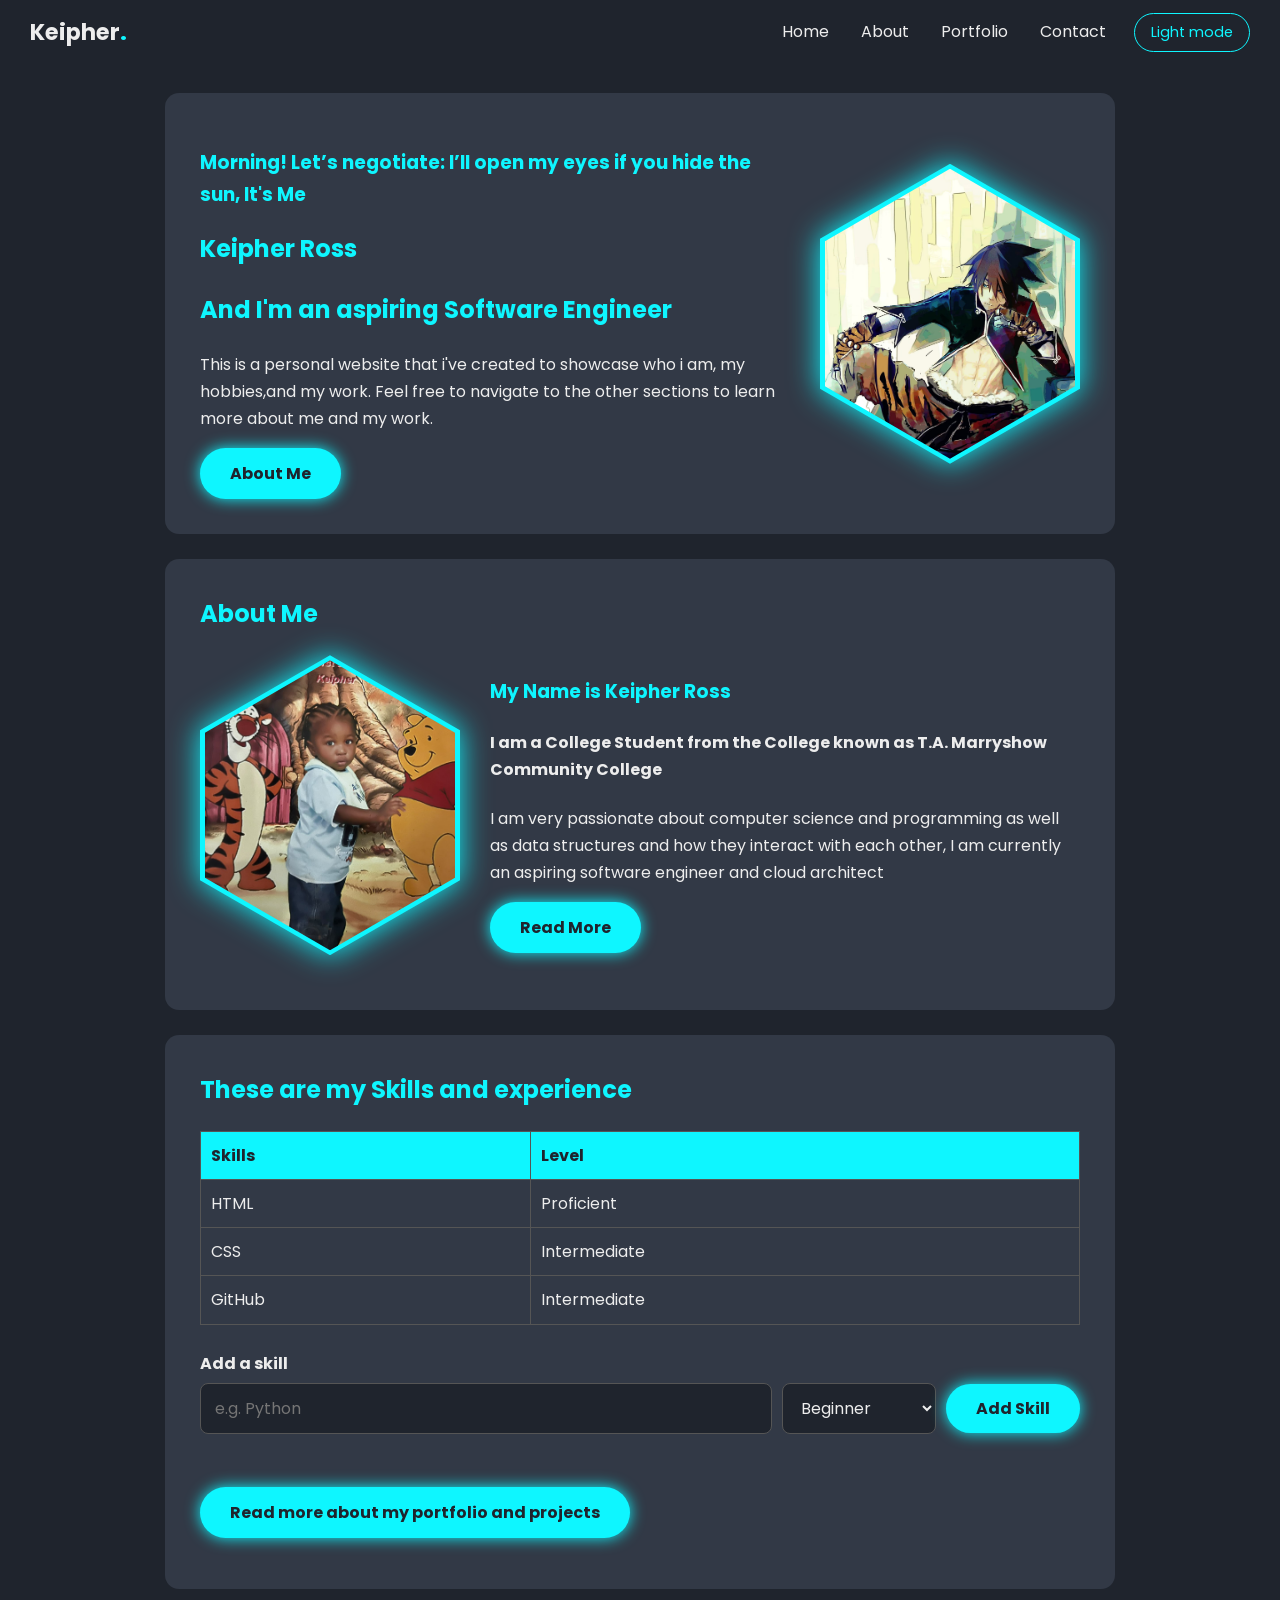
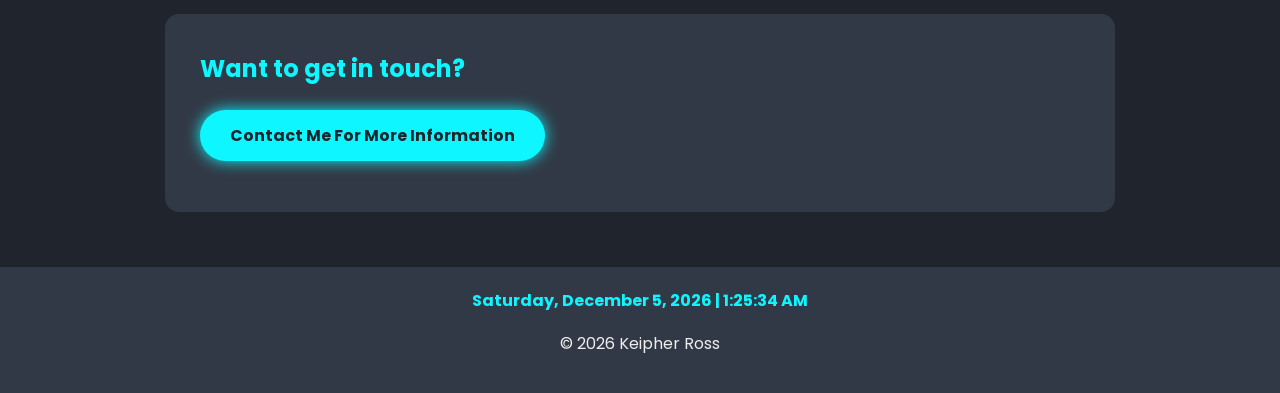
<file: index.html>
<!DOCTYPE html>
<html lang="en">
<head>
  <meta charset="UTF-8">
  <meta name="viewport" content="width=device-width, initial-scale=1.0">
  <title>Keipher Ross | Personal Website</title>
  <link href="https://fonts.googleapis.com/css2?family=Poppins:wght@400;700&display=swap" rel="stylesheet">
  <link rel="stylesheet" href="css/style.css">
  <script src="js/script.js" defer></script>
</head>

<body>

   <!-- Site header: logo and main navigation -->
  <nav>
    <span class="logo">Keipher<span class="accent">.</span></span>
    <ul>
      <li><a href="index.html">Home</a></li>
      <li><a href="about.html">About</a></li>
      <li><a href="portfolio.html">Portfolio</a></li>
      <li><a href="contact.html">Contact</a></li>
       <li><button id="theme-toggle" type="button">Light mode</button></li>
    </ul>
  </nav>

  <main>

     <!-- Hero: greeting and hexagon photo -->
    <section id="home" class="hero">
      <div>
        <h3 id="welcome-message">Hello, It's Me</h3>
        <h1>Keipher <span class="accent">Ross</span></h1>
        <h2>And I'm an aspiring <span class="accent">Software Engineer</span></h2>
        <p> This is a personal website that i've created to showcase who i am, my hobbies,and my work.
           Feel free to navigate to the other sections to learn more about me and my work. 
        </p>
        <a class="btn" href="about.html">About Me</a>
      </div>
      <div class="hex-glow">
        <div class="hex">
          <img src="images/anime.jpg" alt="This is a picture of my favourite fictional character">
        </div>
      </div>
    </section>

    <!-- About preview: short intro with a link to the full page -->

    <section id="about">
      <h2>About Me</h2>
      <div class="split reverse">
        <div>
          <h3> My Name is Keipher Ross</h3>
          <h4> I am a College Student from the College known as T.A. Marryshow Community College</h4>
          <p> I am very passionate about computer science and programming as well as data structures and how they interact with each other,
             I am currently an aspiring software engineer and cloud architect
          </p>
          <a class="btn" href="about.html">Read More</a>
        </div>
        <div class="hex-glow">
          <div class="hex">
            <img src="images/pic.jpeg" alt="This is a picture of me at my freest state">
          </div>
        </div>
      </div>
    </section>

    <!-- Portfolio preview: skills table, add-a-skill form and link to the full page -->
     
    <section id="portfolio">
      <h2>These are my Skills and experience </h2>
      <table>
        <thead>
          <tr>
            <th>Skills</th>
            <th>Level</th>
          </tr>
        </thead>
        <tbody id="skills-body">
          <tr>
            <td>HTML</td>
            <td>Proficient</td>
          </tr>
          <tr>
            <td>CSS</td>
            <td>Intermediate</td>
          </tr>
          <tr>
            <td>GitHub</td>
            <td>Intermediate</td>
          </tr>
        </tbody>
      </table>

       <!-- Form: add a new skill to the table (JavaScript feature 5) -->

        <form id="skill-form" class="skill-form">
        <label for="skill-name">Add a skill</label>
        <div class="skill-row">
          <input type="text" id="skill-name" placeholder="e.g. Python" maxlength="30">
          <select id="skill-level" aria-label="Skill level">
            <option>Beginner</option>
            <option>Intermediate</option>
            <option>Proficient</option>
          </select>
          <button class="btn" type="submit">Add Skill</button>
        </div>
        <p id="skill-message" aria-live="polite"></p>
      </form>

      <p><a class="btn" href="portfolio.html">Read more about my portfolio and projects</a></p>
    </section>

     <!-- Contact preview: link to the contact page -->

    <section id="contact">
      <h2> Want to get in touch?</h2>
      <p><a class="btn" href="contact.html">Contact Me For More Information</a></p>
    </section>
  </main>

  <!-- Site footer: live clock and copyright -->
  <footer>
    <p id="live-clock" role="timer"></p>
    <p>&copy; 2026 Keipher Ross</p>
  </footer>

</body>
</html>
</file>
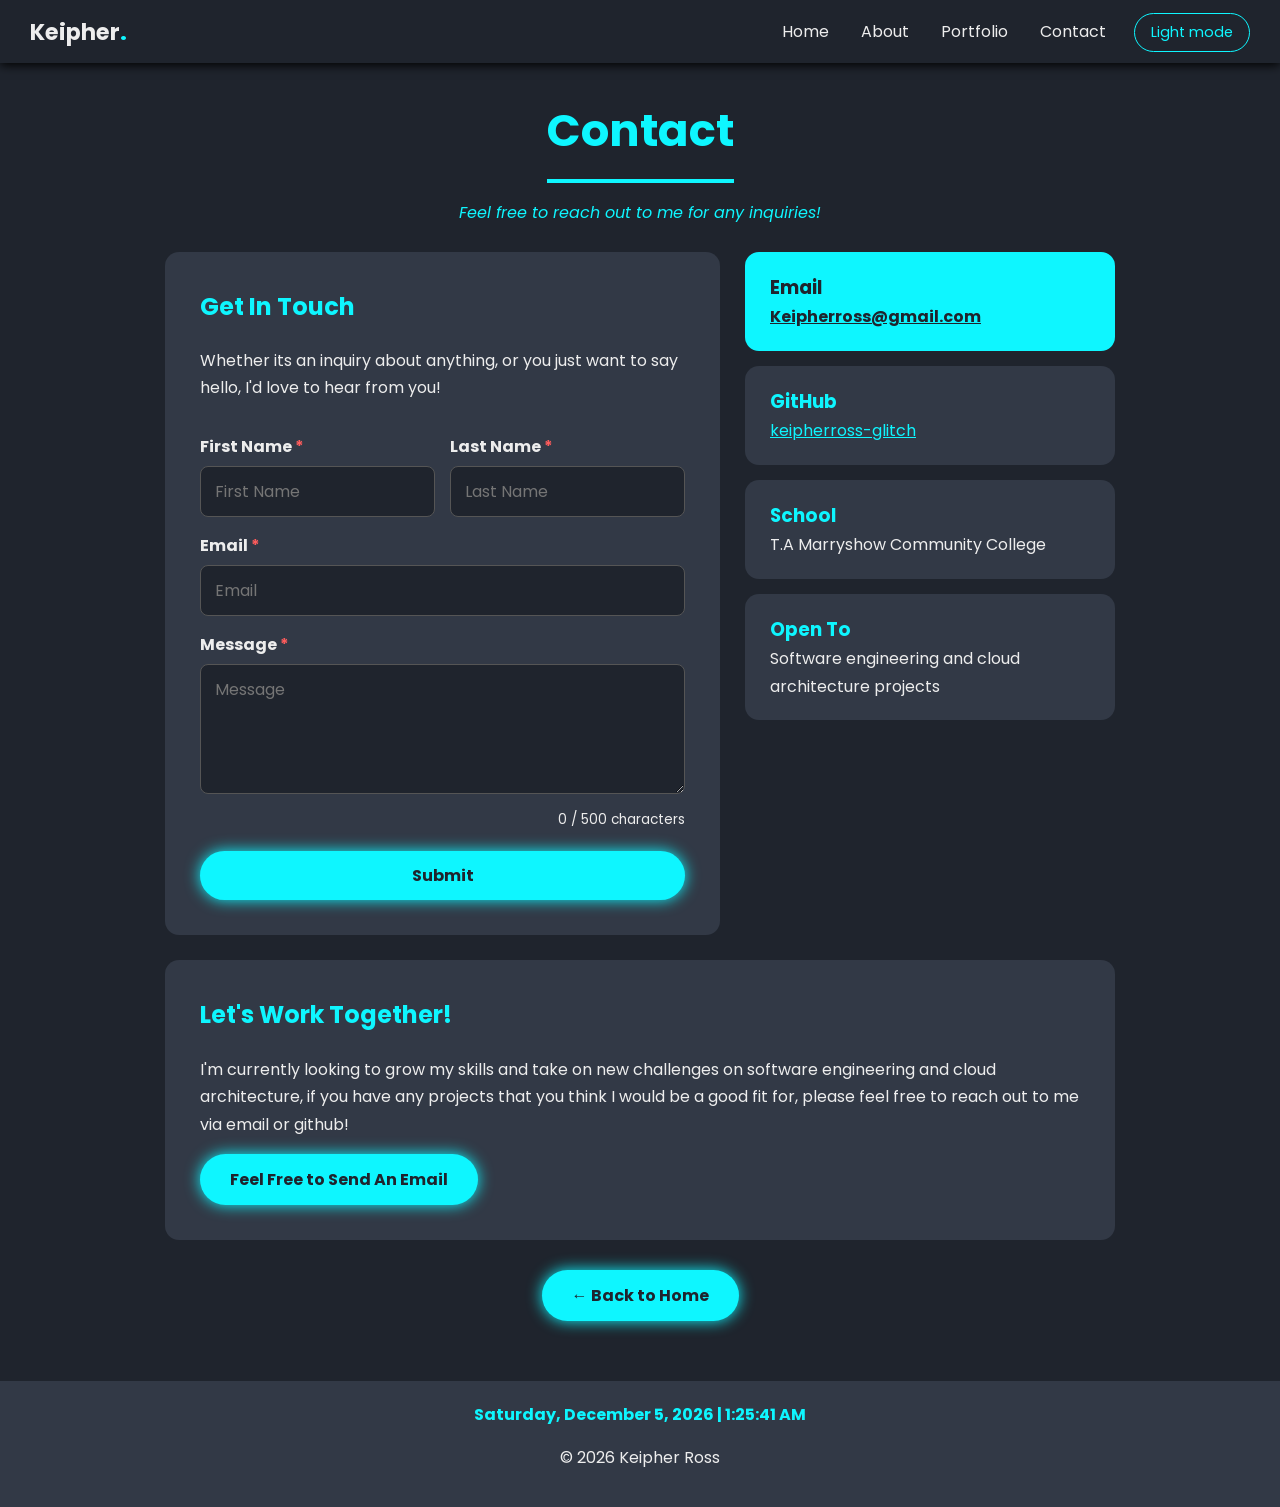
<file: contact.html>
<!DOCTYPE html>
<html lang="en">
<head>
  <meta charset="UTF-8">
  <meta name="viewport" content="width=device-width, initial-scale=1.0">
  <title>Keipher Ross | Contact</title>
  <link href="https://fonts.googleapis.com/css2?family=Poppins:wght@400;700&display=swap" rel="stylesheet">
  <link rel="stylesheet" href="css/style.css">
   <script src="js/script.js" defer></script>
</head>
<body>

    <!-- Site header: logo and main navigation -->
    <header class="site-header">
        <nav aria-label="Main navigation">
            <span class="logo">Keipher<span class="accent">.</span></span>
            <ul>
                <li><a href="index.html">Home</a></li>
                <li><a href="about.html">About</a></li>
                <li><a href="portfolio.html">Portfolio</a></li>
                <li><a href="contact.html">Contact</a></li>
                 <li><button id="theme-toggle" type="button">Light mode</button></li>
            </ul>
        </nav>
    </header>

    <main>
        <!-- Page title banner -->
        <header class="page-title">
            <h1>Contact</h1>
            <p>Feel free to reach out to me for any inquiries!</p>
        </header>

        <!-- Two-column layout: contact form on the left, info cards on the right -->
        <div class="contact-layout">

            <!-- Contact form -->
            <section>
                <h2>Get In Touch</h2>
                <p>Whether its an inquiry about anything, or you just want to say hello, I'd love to hear from you!</p>

                <form action="mailto:keipherross@gmail.com" method="post" enctype="text/plain">
                    <div class="form-row">
                        <div>
                            <label for="first-name">First Name <span class="required">*</span></label>
                            <input type="text" id="first-name" name="first-name" placeholder="First Name" autocomplete="given-name" required>
                        </div>
                        <div>
                            <label for="last-name">Last Name <span class="required">*</span></label>
                            <input type="text" id="last-name" name="last-name" placeholder="Last Name" autocomplete="family-name" required>
                        </div>
                    </div>

                    <label for="email">Email <span class="required">*</span></label>
                    <input type="email" id="email" name="email" placeholder="Email" autocomplete="email" required>

                      <label for="message">Message <span class="required">*</span></label>
                    <textarea id="message" name="message" placeholder="Message" minlength="10" maxlength="500" required></textarea>
                   
                    <p id="char-count" aria-live="polite">0 / 500 characters</p>
                    <button class="btn" type="submit">Submit</button>
               
                </form>
            </section>

            <!-- Contact details shown as cards -->
            <aside class="contact-info" aria-label="Contact details">
                  <address class="info-card highlight">
                    <div>
                        <h3>Email</h3>
                        <a href="https://mail.google.com/mail/?view=cm&amp;to=keipherross@gmail.com&amp;su=Hello%20Keipher" target="_blank" rel="noopener">Keipherross@gmail.com</a>
                    </div>
                </address>

                <address class="info-card">
                    <div>
                        <h3>GitHub</h3>
                        <a href="https://github.com/keipherross-glitch" target="_blank" rel="noopener">keipherross-glitch</a>
                    </div>
                </address>

                <address class="info-card">
                    <div>
                        <h3>School</h3>
                        <p>T.A Marryshow Community College</p>
                    </div>
                </address>

                <address class="info-card">
                    <div>
                        <h3>Open To</h3>
                        <p>Software engineering and cloud architecture projects</p>
                    </div>
                </address>
            </aside>
        </div>

        <!-- Call to action: send an email -->
        <section>
            <h2>Let's Work Together!</h2>
            <p> I'm currently looking to grow my skills and take on new challenges on software engineering
                and cloud architecture, if you have any projects that you think I would be a good fit for,
                please feel free to reach out to me via email or github!
            </p>
            <a class="btn" href="https://mail.google.com/mail/?view=cm&amp;to=keipherross@gmail.com&amp;su=Hello%20Keipher" target="_blank" rel="noopener">Feel Free to Send An Email</a>
        </section>

        <!-- Link back to the home page -->
        <div class="back-wrapper">
            <a class="back-link" href="index.html">&larr; Back to Home</a>
        </div>
    </main>

    <!-- Site footer: live clock and copyright -->
    <footer>
        <p id="live-clock" role="timer"></p>
        <p>&copy; 2026 Keipher Ross</p>
    </footer>

</body>
</html>
</file>
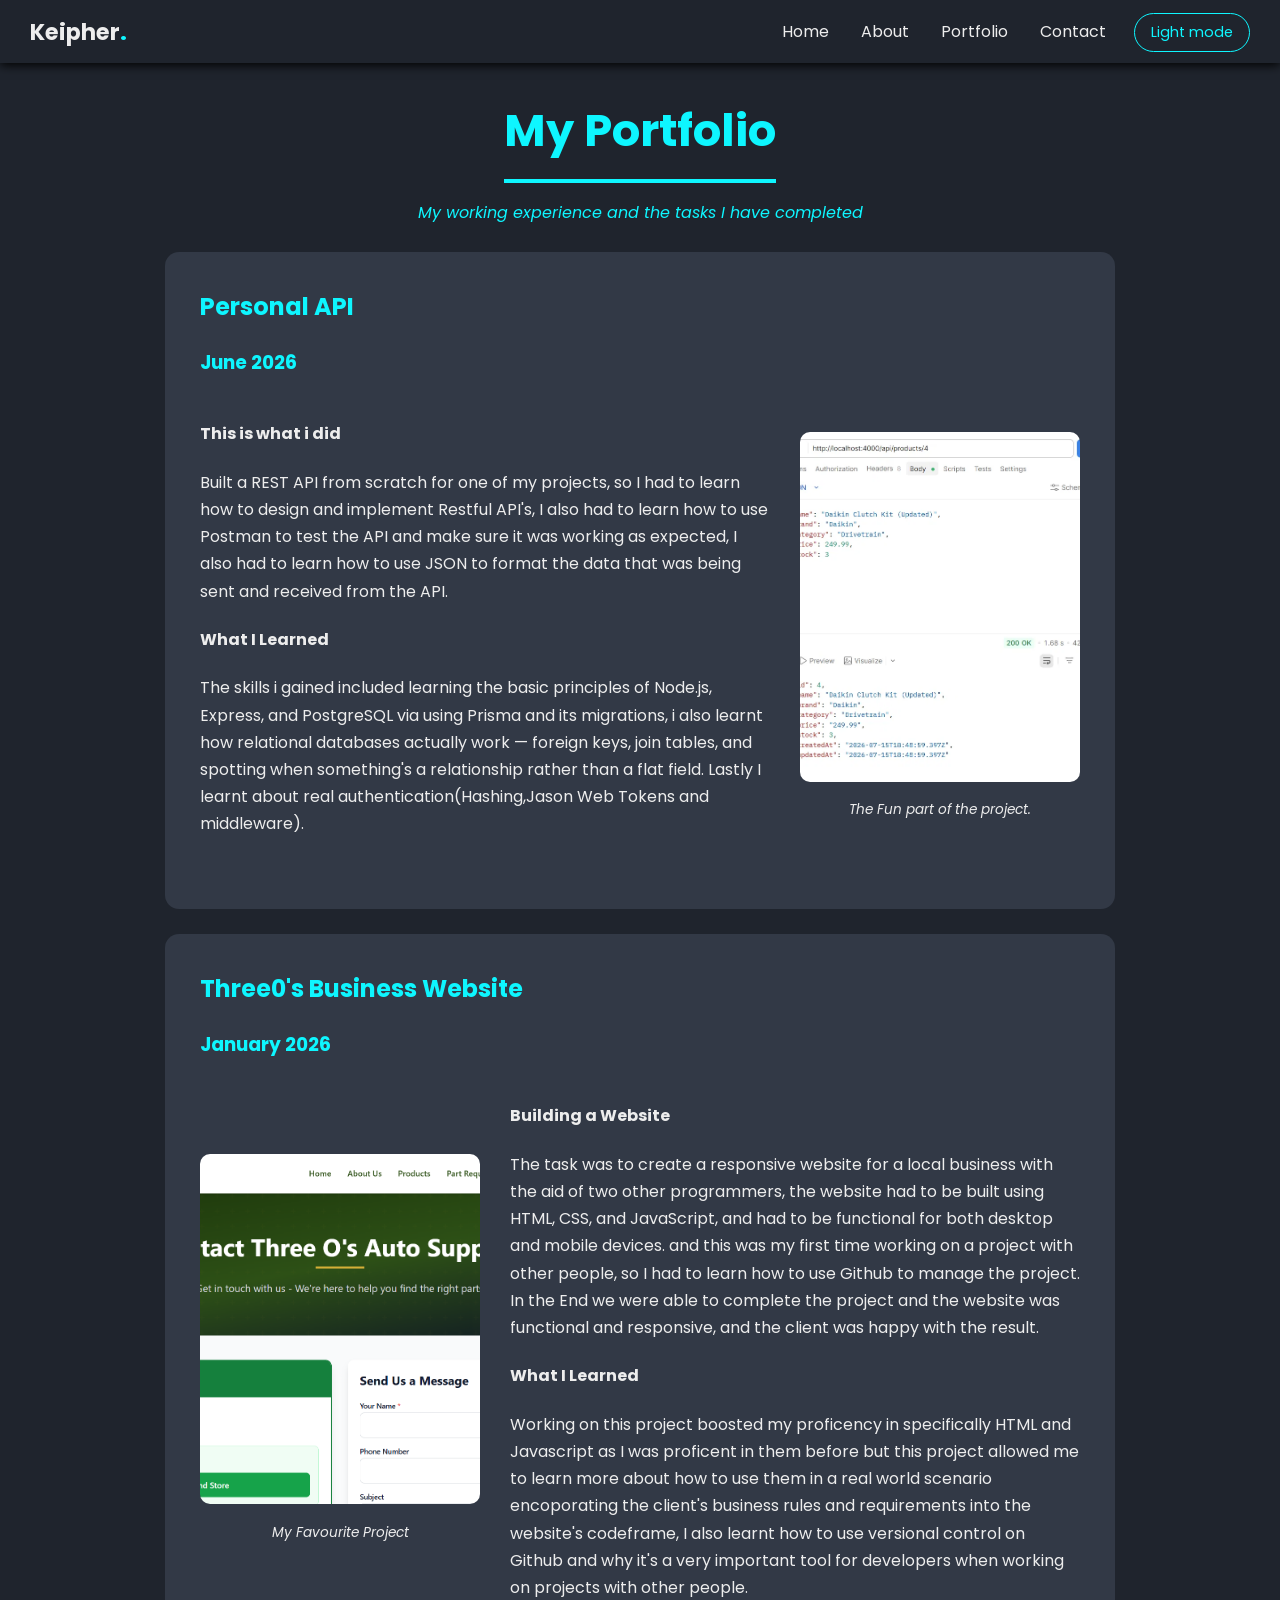
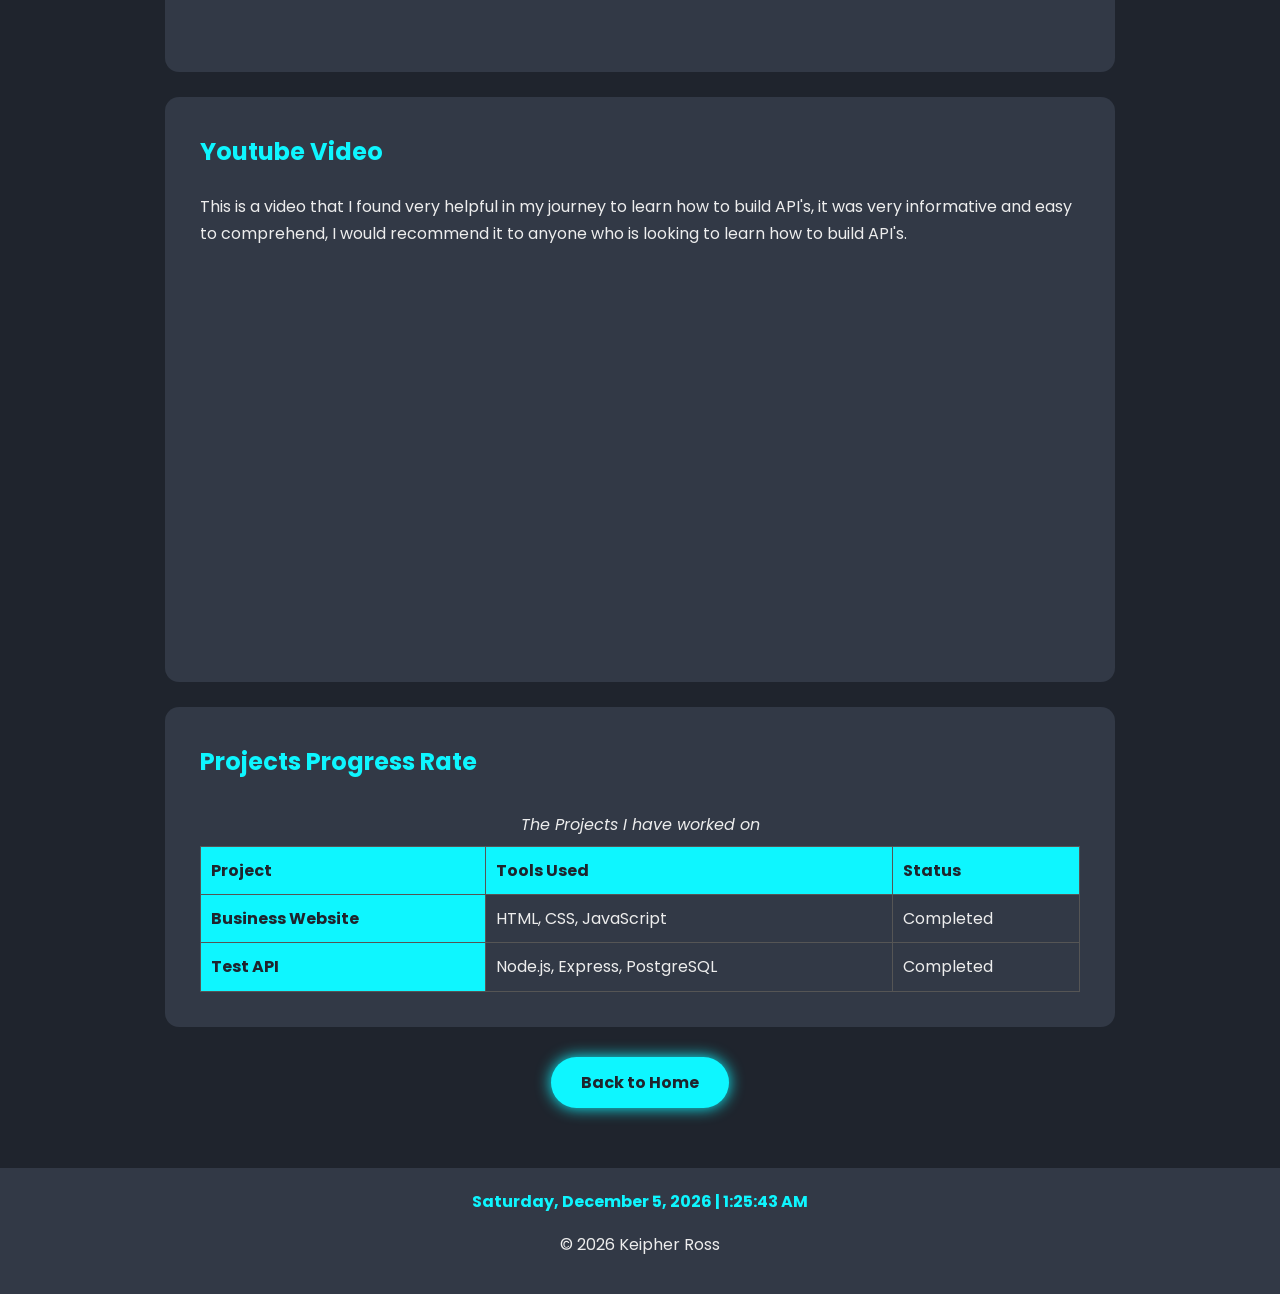
<file: portfolio.html>
<!DOCTYPE html>
<html lang="en">
<head>
  <meta charset="UTF-8">
  <meta name="viewport" content="width=device-width, initial-scale=1.0">
  <meta name="description" content="Portfolio of Keipher Ross, an aspiring software engineer and cloud architect, showing tasks completed and projects built.">
  <title>Keipher Ross | Portfolio</title>
  <link href="https://fonts.googleapis.com/css2?family=Poppins:wght@400;700&display=swap" rel="stylesheet">
  <link rel="stylesheet" href="css/style.css">
  <script src="js/script.js" defer></script>
</head>
<body>

         <!-- Site header: logo and main navigation -->
    <header class="site-header">
        <nav aria-label="Main navigation">
            <span class="logo">Keipher<span class="accent">.</span></span>
            <ul>
                <li><a href="index.html">Home</a></li>
                <li><a href="about.html">About</a></li>
                <li><a href="portfolio.html">Portfolio</a></li>
                <li><a href="contact.html">Contact</a></li>
                <li><button id="theme-toggle" type="button">Light mode</button></li>
            </ul>
        </nav>
    </header>

    <main id="main">

           <!-- Page title banner -->

        <header class="page-title">
            <h1>My Portfolio</h1>
            <p>My working experience and the tasks I have completed</p>
        </header>


          <!-- Project 1: Personal API (image on the right) -->

        <section>
            <article>
                <h2>Personal API</h2>
                <h3><time datetime="2026-06">June 2026</time></h3>
                <div class="split">
                    <div>
                        <h4>This is what i did</h4>
                        <p>Built a REST API from scratch for one of my projects, so I had to learn how to design and implement Restful API's,
                            I also had to learn how to use Postman to test the API and make sure it was working as expected, 
                            I also had to learn how to use JSON to format the data that was being sent and received from the API.
                        </p>
                        <h4>What I Learned</h4>
                        <p>The skills i gained included learning the basic principles of Node.js, Express, and PostgreSQL via using Prisma
                            and its migrations, i also learnt how relational databases actually work — foreign keys, join tables, 
                            and spotting when something's a relationship rather than a flat field. Lastly I learnt about real 
                            authentication(Hashing,Jason Web Tokens and middleware).
                        </p>
                    </div>
                    <figure>
                        <img src="images/portfolio1.png" alt="Postman screenshot showing a successful API request and JSON response " width="300" height="400" loading="lazy">
                        <figcaption>The Fun part of the project.</figcaption>
                    </figure>
                </div>
            </article>
        </section>

        <!-- Project 2: Three0's business website (image on the left) -->

        <section>
            <article>
                <h2>Three0's Business Website</h2>
                <h3><time datetime="2026-01">January 2026</time></h3>
                <div class="split reverse">
                    <div>
                        <h4>Building a Website</h4>
                        <p>The task was to create a responsive website for a local business with the aid of two other programmers,
                            the website had to be built using HTML, CSS, and JavaScript, and had to be functional for both desktop and mobile devices.
                            and this was my first time working on a project with other people, so I had to learn how to use Github to manage the project.
                            In the End we were able to complete the project and the website was functional and responsive, 
                            and the client was happy with the result.
                        </p>
                        <h4>What I Learned</h4>
                        <p>Working on this project boosted my proficency in specifically HTML and Javascript as I was proficent in them before
                            but this project allowed me to learn more about how to use them in a real world scenario encoporating the client's
                            business rules and requirements into the website's codeframe, I also learnt how to use versional control on Github and 
                            why it's a very important tool for developers when working on projects with other people.
                        </p>
                    </div>
                    <figure>
                        <img src="images/portolio2.png" alt="The Website and It's features" width="300" height="400" loading="lazy">
                        <figcaption>My Favourite Project</figcaption>
                    </figure>
                </div>
            </article>
        </section>

        <section>

              <!-- Embedded YouTube video on API development -->

                <h1> Youtube Video</h1>
                <p> This is a video that I found very helpful in my journey to learn how to build API's, it was very informative and easy to comprehend,
                     I would recommend it to anyone who is looking to learn how to build API's.</p>

                <iframe src="https://www.youtube.com/embed/VywxIQ2ZXw4" title="Best Video to Learn From for API Development" referrerpolicy="strict-origin-when-cross-origin" allowfullscreen>            
                 </iframe>
       </section>

              <!-- Summary table of projects and their status -->

        <section>
                <h2>Projects Progress Rate</h2>
                 <table>
                 <caption>The Projects I have worked on</caption>
                <thead>
                    <tr>
                        <th scope="col">Project</th>
                        <th scope="col">Tools Used</th>
                        <th scope="col">Status</th>
                    </tr>
                </thead>
                <tbody>
                    <tr>
                        <th scope="row">Business Website</th>
                        <td>HTML, CSS, JavaScript</td>
                        <td>Completed</td>
                    </tr>
                    <tr>
                        <th scope="row">Test API</th>
                        <td>Node.js, Express, PostgreSQL</td>
                        <td>Completed</td>
                    </tr>
                </tbody>
            </table>
        </section>


         <!-- Link back to the home page -->

        <div class="back-wrapper">
            <a class="back-link" href="index.html"> Back to Home</a>
        </div>
    </main>
    
 <!-- Site footer: live clock and copyright -->
    <footer>
        <p id="live-clock" role="timer"></p>
        <p>&copy; 2026 Keipher Ross</p>
    </footer>
</body>
</html>
</file>
<file: css/style.css>
/* ===== THEME VARIABLES: colours used across the whole site ===== */
:root {
    --bg: #1f242d;
    --panel: #323946;
    --cyan: #0ef6ff;
    --text: #ededed;
    --border: #555;
}

/* ===== LIGHT THEME: JavaScript adds the light-mode class to the body ===== */
/* The variables are swapped, so the whole site changes colour at once */
body.light-mode { --bg: #f4f6f8; --panel: #ffffff; --cyan: #007c85; --text: #1f242d; --border: #b8c0cc; }

/* ===== BASE STYLES: font, line height and page background ===== */
body {
    font-family: 'Poppins', Arial, sans-serif;
    line-height: 1.7;
    margin: 0;
    color: var(--text);
    background-color: var(--bg);
}

/* ===== HEADER AND NAVIGATION ===== */
/* Sticky site header that stays at the top while scrolling */
.site-header { position: sticky; top: 0; z-index: 10; background-color: var(--bg); box-shadow: 0 2px 10px #000; }

/* Navigation bar: logo on the left, links on the right */
nav { display: flex; justify-content: space-between; align-items: center; padding: 0 30px; }
.logo { font-size: 1.4rem; font-weight: bold; }
nav ul { list-style-type: none; margin: 0; padding: 0; }
nav li { display: inline-block; }

nav a {
    display: block;
    padding: 18px 14px;
    text-decoration: none;
    color: var(--text);
    transition: 0.3s;
}

/* Glow effect when hovering over a nav link */
nav a:hover {
    color: var(--cyan);
    text-shadow: 0 0 8px var(--cyan);
}

/* Theme toggle button in the navigation bar (JavaScript feature 3) */
#theme-toggle { margin-left: 10px; padding: 8px 16px; background: none; color: var(--cyan); border: 1px solid var(--cyan); border-radius: 20px; font-family: inherit; font-size: 0.9rem; cursor: pointer; transition: 0.3s; }
#theme-toggle:hover { background-color: var(--cyan); color: var(--bg); }

/* ===== PAGE LAYOUT ===== */
/* Centered content column */
main {
    max-width: 950px;
    margin: 0 auto;
    padding: 30px 20px;
}

/* Each section is a rounded card that fades in on load */
section {
    background-color: var(--panel);
    margin-bottom: 25px;
    padding: 35px;
    border-radius: 14px;
    animation: fadeUp 0.7s ease both;
}

/* Footer bar at the bottom of every page */
footer { text-align: center; padding: 20px; background-color: var(--panel); }

/* Live clock in the footer (JavaScript feature 2) */
#live-clock { color: var(--cyan); font-weight: bold; font-variant-numeric: tabular-nums; margin: 0 0 6px; }

/* ===== TYPOGRAPHY AND LINKS ===== */
h1, h2 { color: var(--cyan); margin-top: 0; }
h3, .accent { color: var(--cyan); }
a { color: var(--cyan); transition: 0.3s; }
a:hover { color: var(--text); }
figure { margin: 0; }
figcaption { font-size: 0.85rem; font-style: italic; text-align: center; margin-top: 8px; }
caption { padding: 8px; font-style: italic; }

/* ===== BUTTONS ===== */
.btn, .back-link {
    display: inline-block;
    padding: 12px 30px;
    background-color: var(--cyan);
    color: var(--bg);
    font-weight: bold;
    text-decoration: none;
    border-radius: 30px;
    box-shadow: 0 0 15px var(--cyan);
}

/* Buttons lift slightly on hover */
.btn:hover, .back-link:hover { color: var(--bg); transform: translateY(-3px); }
.back-wrapper { text-align: center; margin: 30px 0; }

/* ===== IMAGES AND VIDEO ===== */
img {
    max-width: 100%;
    border-radius: 10px;
    transition: 0.4s;
}

/* Images zoom and glow on hover */
img:hover {
    transform: scale(1.05);
    box-shadow: 0 0 20px var(--cyan);
}

/* Standard image size inside cards (cropped to fit with object-fit) */
section img { width: 280px; height: 350px; object-fit: cover; }
section > img { display: block; margin: 20px auto; }

/* Responsive 16:9 video embed */
iframe { width: 100%; max-width: 640px; aspect-ratio: 16/9; border: 0; border-radius: 10px; display: block; margin: 20px auto; }

/* ===== LAYOUTS: hero, split (text beside image) and gallery (image row) ===== */
.hero, .split { display: flex; align-items: center; gap: 30px; }
.hero > :first-child, .split > :first-child { flex: 1; }
.split { margin: 20px 0; }
.split.reverse { flex-direction: row-reverse; }
.split img { flex-shrink: 0; }
.gallery { display: flex; flex-wrap: wrap; justify-content: center; gap: 20px; margin: 20px 0; }
.gallery img { width: 300px; height: 380px; }

/* ===== HEXAGON PHOTO FRAME WITH GLOW ===== */
.hex-glow {
    flex-shrink: 0;
    filter: drop-shadow(0 0 15px var(--cyan));
    animation: float 4s ease-in-out infinite;
}

/* clip-path cuts both the frame and the photo into a hexagon */
.hex, .hex img { clip-path: polygon(50% 0%, 100% 25%, 100% 75%, 50% 100%, 0% 75%, 0% 25%); }

.hex {
    width: 260px;
    height: 300px;
    padding: 5px;
    box-sizing: border-box;
    background-color: var(--cyan);
}

section .hex img { width: 100%; height: 100%; border-radius: 0; transform: none; box-shadow: none; }

/* ===== TABLES ===== */
table { border-collapse: collapse; width: 100%; }
th, td { border: 1px solid var(--border); padding: 10px; text-align: left; }
th { background-color: var(--cyan); color: var(--bg); }

/* ===== PAGE TITLE BANNER (used on about, portfolio and contact) ===== */
.page-title { text-align: center; margin-bottom: 25px; }
.page-title h1 {
    display: inline-block;
    font-size: 2.8rem;
    margin: 0;
    padding-bottom: 10px;
    border-bottom: 4px solid var(--cyan);
}
.page-title p { color: var(--cyan); font-style: italic; }

/* ===== CONTACT PAGE: form on the left, info cards on the right ===== */
.contact-layout { display: grid; grid-template-columns: 1.5fr 1fr; gap: 25px; align-items: start; margin-bottom: 25px; }
.contact-layout section { margin-bottom: 0; }
.form-row { display: grid; grid-template-columns: 1fr 1fr; gap: 15px; }
label { display: block; margin: 15px 0 6px; font-weight: bold; }
.required { color: #ff5c5c; }
/* Character counter under the message box (JavaScript feature 4) */
#char-count { text-align: right; font-size: 0.85rem; margin: 6px 0 0; }
#char-count.near-limit { color: #ff5c5c; font-weight: bold; }
/* ===== ADD-A-SKILL FORM on the home page (JavaScript feature 5) ===== */
.skill-form { margin: 25px 0; }
.skill-row { display: flex; flex-wrap: wrap; gap: 10px; align-items: center; }
.skill-row input { flex: 1; min-width: 160px; width: auto; }
.skill-form select { padding: 12px 14px; background-color: var(--bg); color: var(--text); border: 1px solid var(--border); border-radius: 8px; font-family: inherit; font-size: 1rem; }
.skill-form button.btn { width: auto; margin-top: 0; }
#skill-message { margin: 8px 0 0; font-size: 0.9rem; min-height: 1.4em; }

/* Form fields with a glowing outline when selected */
input, textarea { width: 100%; box-sizing: border-box; padding: 12px 14px; background-color: var(--bg); color: var(--text); border: 1px solid var(--border); border-radius: 8px; font-family: inherit; font-size: 1rem; }
input:focus, textarea:focus { outline: none; border-color: var(--cyan); box-shadow: 0 0 8px var(--cyan); }
textarea { min-height: 130px; resize: vertical; }
button.btn { width: 100%; margin-top: 20px; border: 0; cursor: pointer; font-family: inherit; font-size: 1rem; }

/* Info cards (right column) */
.contact-info { display: grid; gap: 15px; }
.info-card { display: flex; align-items: center; gap: 18px; background-color: var(--panel); padding: 20px 25px; border-radius: 14px; font-style: normal; }
.info-card h3 { margin: 0; }
.info-card p { margin: 0; }
.info-card.highlight { background-color: var(--cyan); color: var(--bg); }
.info-card.highlight h3, .info-card.highlight a { color: var(--bg); font-weight: bold; }

/* ===== ACCESSIBILITY: skip link, hidden until focused by keyboard ===== */
.skip-link { position: absolute; left: -999px; }
.skip-link:focus { left: 10px; top: 10px; z-index: 20; background: var(--cyan); color: var(--bg); padding: 8px 14px; }

/* ===== ANIMATIONS ===== */
/* Sections fade in and rise on page load */
@keyframes fadeUp { from { opacity: 0; transform: translateY(25px); } }
/* Hexagon photos bob up and down */
@keyframes float { 50% { transform: translateY(-10px); } }

/* ===== RESPONSIVE: tablet screens (up to 900px wide) ===== */
@media (max-width: 900px) {
    main { padding: 20px 15px; }
    section { padding: 25px; }
    .split img, section img { width: 220px; height: 280px; }
    .gallery img { width: 240px; height: 300px; }
    .hex { width: 220px; height: 255px; }
    nav { padding: 0 15px; }
}

/* Stack the contact form and info cards on smaller screens */
@media (max-width: 768px) {
    .contact-layout, .form-row { grid-template-columns: 1fr; }
}

/* ===== RESPONSIVE: mobile screens (up to 600px wide) ===== */
@media (max-width: 600px) {
    nav { flex-direction: column; padding: 10px 0; }
    nav ul { display: flex; flex-wrap: wrap; justify-content: center; align-items: center; }
    .hero, .split, .split.reverse { flex-direction: column; }
    .hex-glow { margin: 0 auto; }
    section img, .split img, .gallery img { width: 100%; height: auto; }
    .page-title h1 { font-size: 2rem; }
    th, td { padding: 8px; font-size: 0.9rem; }
}

/* ===== ACCESSIBILITY: turn off animation for users who prefer reduced motion ===== */
@media (prefers-reduced-motion: reduce) {
    * { animation: none !important; transition: none !important; }
}
</file>
